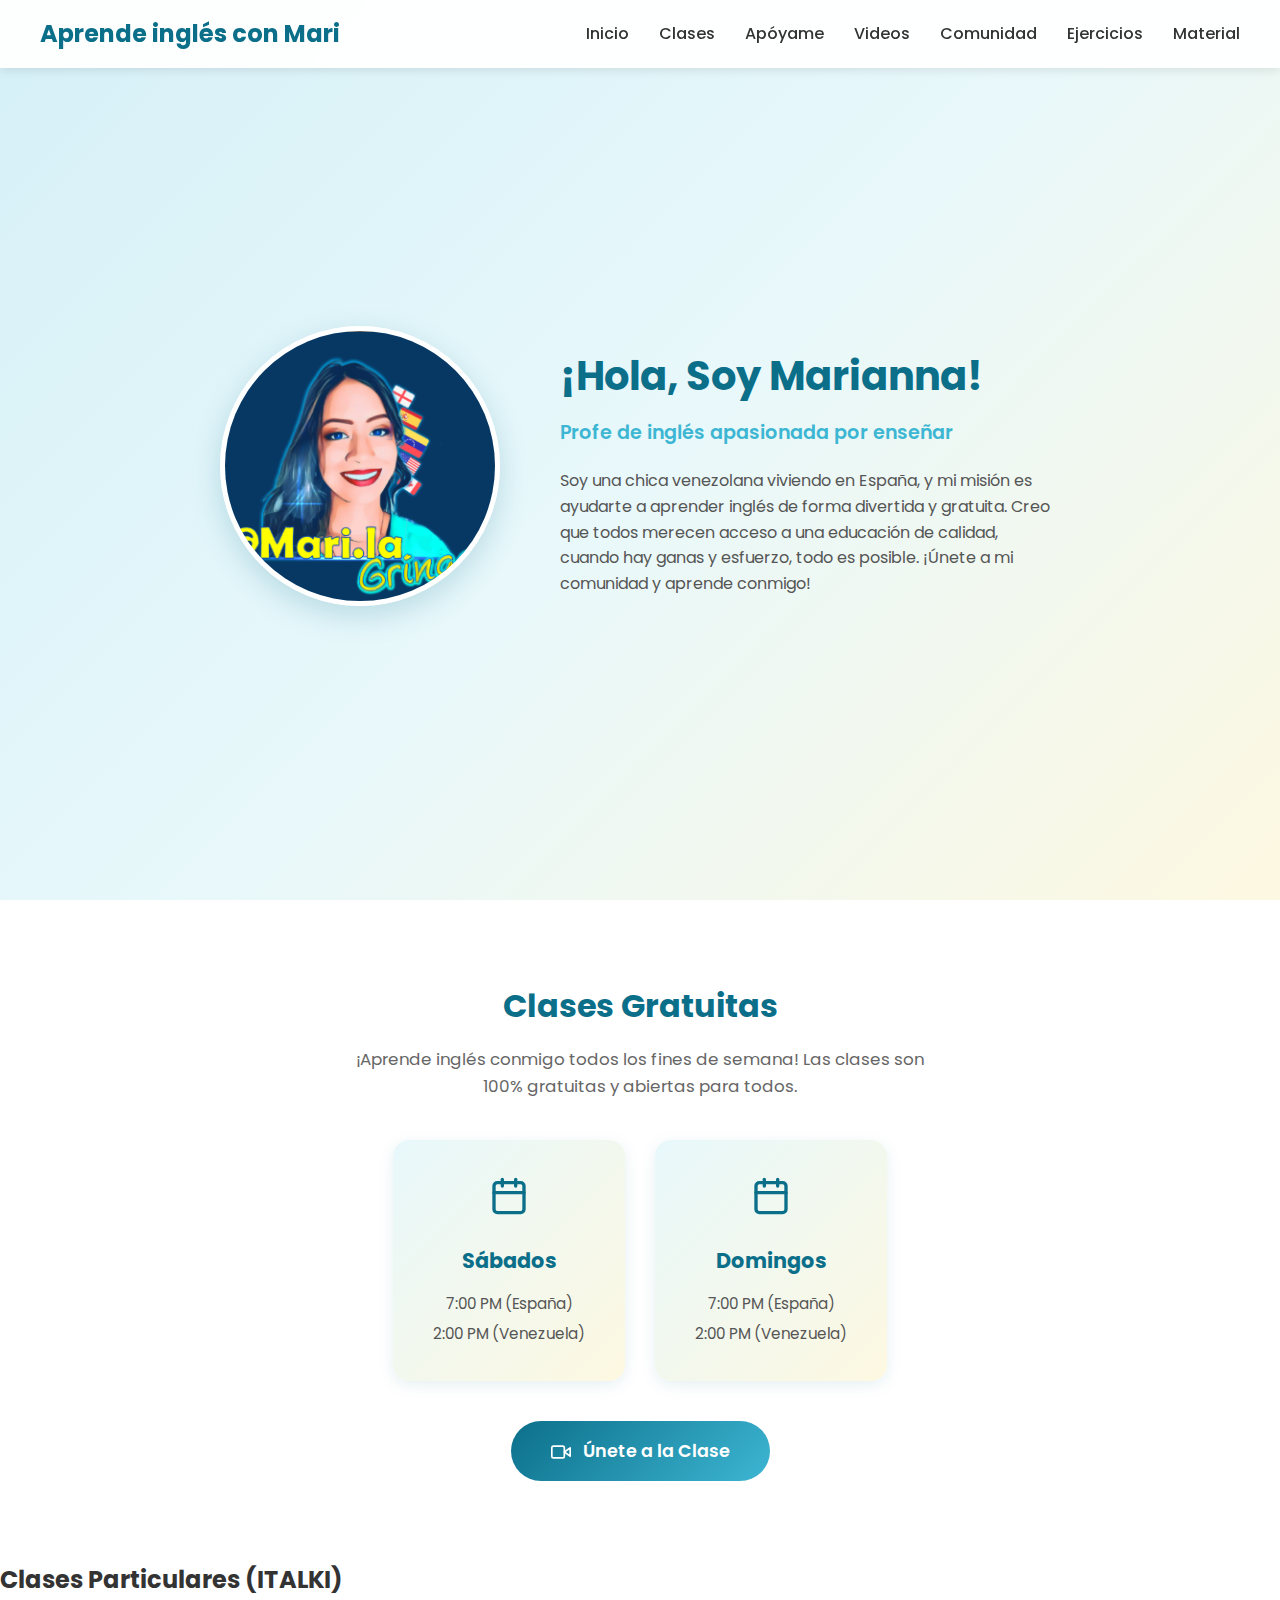
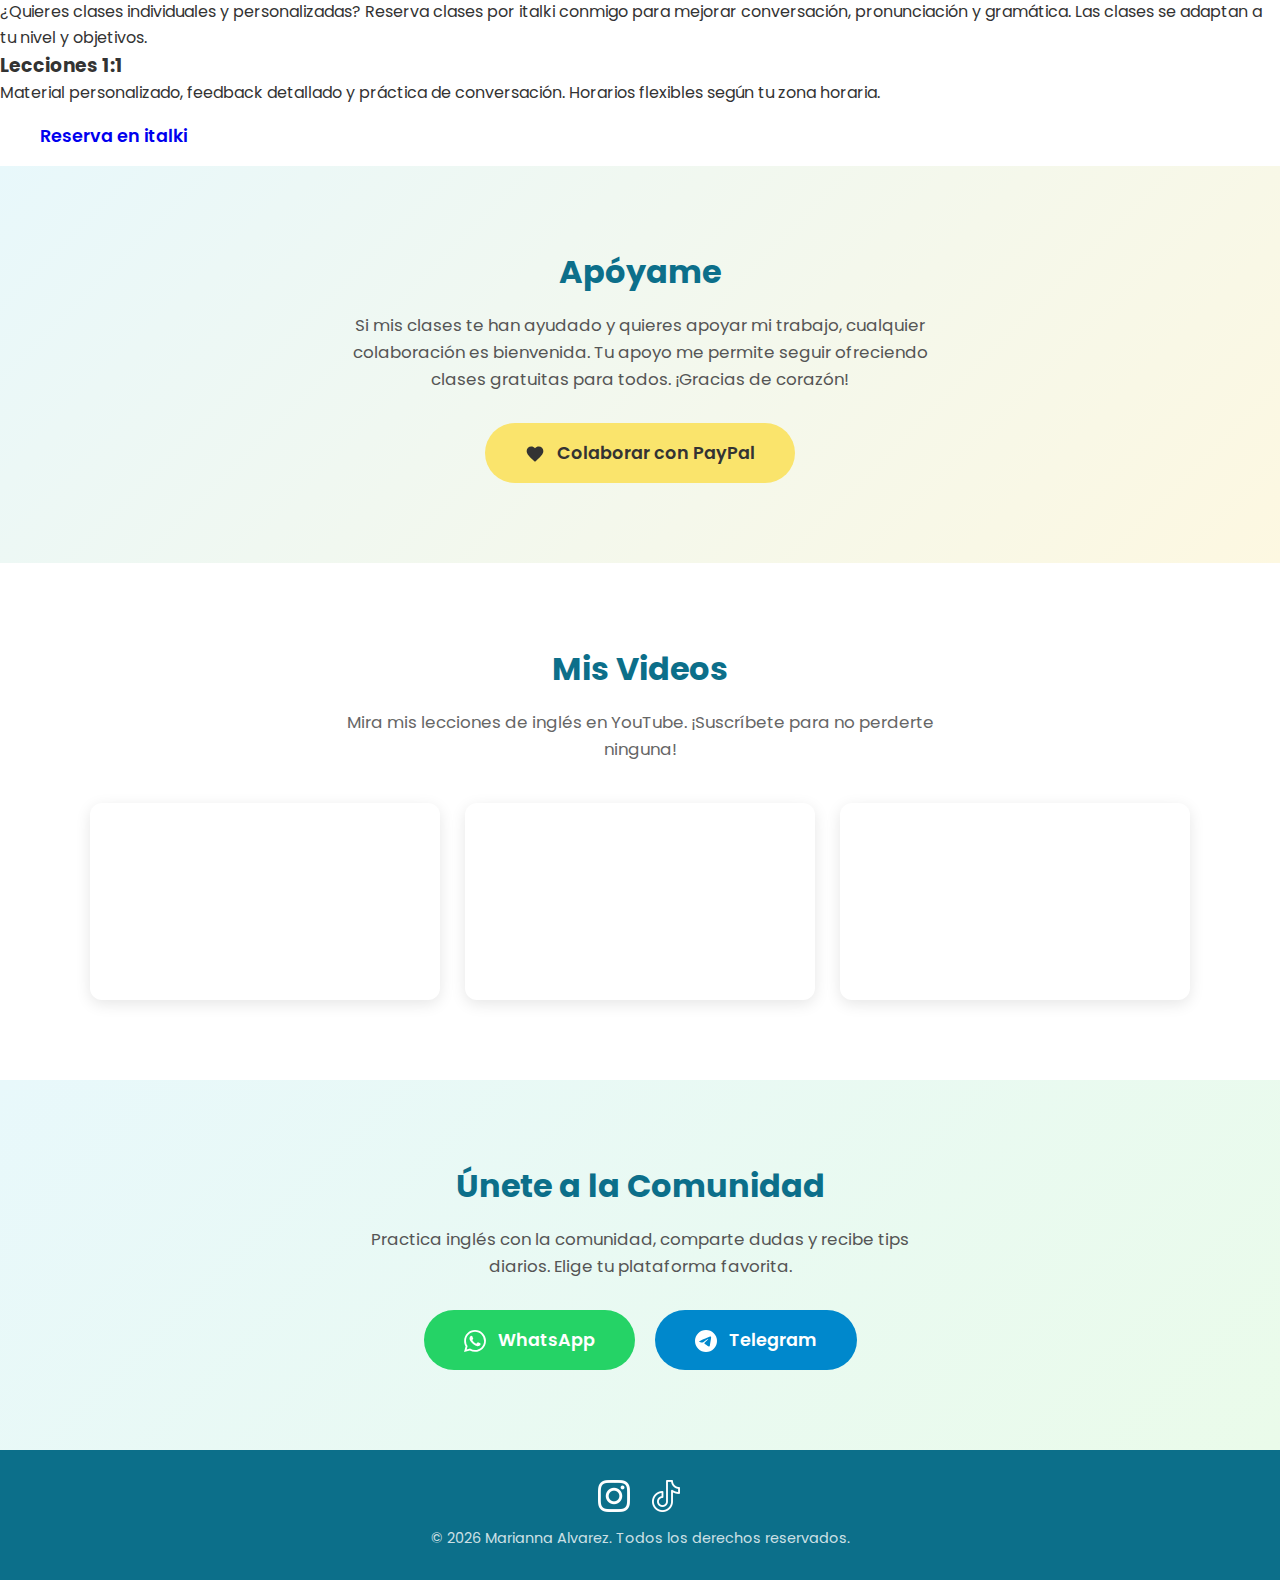
<file: index.html>
<!DOCTYPE html>
<html lang="es">
<head>
    <meta charset="UTF-8">
    <meta name="viewport" content="width=device-width, initial-scale=1.0">
    <meta name="description" content="Si quieres aprender inglés, esta es tu oportunidad! Clases gratuitas, ejercicios interactivos y material descargable con Mari La Gringa.">
    <meta name="keywords" content="aprender inglés, clases de inglés gratis, inglés para principiantes, Mari La Gringa">
    <meta name="author" content="Marianna Alvarez">

    <!-- Open Graph (WhatsApp, Facebook, etc.) -->
    <meta property="og:title" content="Aprende inglés con Mari">
    <meta property="og:description" content="Si quieres aprender inglés, esta es tu oportunidad! Clases gratuitas todos los fines de semana.">
    <meta property="og:image" content="https://aprendeconmari.xyz/sources/mari.lagringa.png">
    <meta property="og:url" content="https://aprendeconmari.xyz">
    <meta property="og:type" content="website">

    <!-- Twitter Card -->
    <meta name="twitter:card" content="summary_large_image">
    <meta name="twitter:title" content="Aprende inglés con Mari">
    <meta name="twitter:description" content="Si quieres aprender inglés, esta es tu oportunidad!">
    <meta name="twitter:image" content="https://aprendeconmari.xyz/sources/mari.lagringa.png">

    <!-- Favicon -->
    <link rel="icon" type="image/x-icon" href="favicon.ico">
    <link rel="apple-touch-icon" href="/apple-touch-icon.png">

    <title>Aprende inglés con Mari</title>
    <link rel="stylesheet" href="styles.css">
    <link rel="preconnect" href="https://fonts.googleapis.com">
    <link rel="preconnect" href="https://fonts.gstatic.com" crossorigin>
    <link href="https://fonts.googleapis.com/css2?family=Poppins:wght@300;400;600;700&display=swap" rel="stylesheet">
</head>
<body>

    <nav class="navbar">
        <div class="nav-logo">Aprende inglés con Mari
        </div>
        <ul class="nav-links">
            <li><a href="#inicio">Inicio</a></li>
            <li><a href="#clases">Clases</a></li>
            <li><a href="#apoyame">Apóyame</a></li>
            <li><a href="#videos">Videos</a></li>
            <li><a href="#comunidad">Comunidad</a></li>
            <li><a href="practica.html">Ejercicios</a></li>
            <li><a href="material.html">Material</a></li>
        </ul>
        <button class="nav-toggle" aria-label="Menú">&#9776;</button>
    </nav>

    <section id="inicio" class="hero">
        <div class="hero-content">
            <div class="hero-photo">
                <img src="sources/mari.lagringa.png" alt="Mari La Gringa">
            </div>
            <div class="hero-text">
                <h1>¡Hola, Soy Marianna!</h1>
                <p class="hero-subtitle">Profe de inglés apasionada por enseñar</p>
                <p class="hero-description">
                    Soy una chica venezolana viviendo en España, y mi misión es ayudarte a aprender inglés
                    de forma divertida y gratuita. Creo que todos merecen acceso a una educación de calidad, 
                    cuando hay ganas y esfuerzo, todo es posible.
                     ¡Únete a mi comunidad y aprende conmigo!
                </p>
            </div>
        </div>
    </section>

    <section id="clases" class="clases">
        <h2>Clases Gratuitas</h2>
        <p class="clases-intro">¡Aprende inglés conmigo todos los fines de semana! Las clases son 100% gratuitas y abiertas para todos.</p>
        <div class="clases-cards">
            <div class="clase-card">
                <div class="clase-icon">
                    <svg width="40" height="40" viewBox="0 0 24 24" fill="none" stroke="#0C6F8A" stroke-width="2" stroke-linecap="round" stroke-linejoin="round">
                        <rect x="3" y="4" width="18" height="18" rx="2" ry="2"></rect>
                        <line x1="16" y1="2" x2="16" y2="6"></line>
                        <line x1="8" y1="2" x2="8" y2="6"></line>
                        <line x1="3" y1="10" x2="21" y2="10"></line>
                    </svg>
                </div>
                <h3>Sábados</h3>
                <p class="clase-hora">7:00 PM (España)</p>
                <p class="clase-hora">2:00 PM (Venezuela)</p>
            </div>
            <div class="clase-card">
                <div class="clase-icon">
                    <svg width="40" height="40" viewBox="0 0 24 24" fill="none" stroke="#0C6F8A" stroke-width="2" stroke-linecap="round" stroke-linejoin="round">
                        <rect x="3" y="4" width="18" height="18" rx="2" ry="2"></rect>
                        <line x1="16" y1="2" x2="16" y2="6"></line>
                        <line x1="8" y1="2" x2="8" y2="6"></line>
                        <line x1="3" y1="10" x2="21" y2="10"></line>
                    </svg>
                </div>
                <h3>Domingos</h3>
                <p class="clase-hora">7:00 PM (España)</p>
                <p class="clase-hora">2:00 PM (Venezuela)</p>
            </div>
        </div>
        <a href="https://meet.google.com/xyabiqq-hxd" target="_blank" class="btn btn-clase">
            <svg width="20" height="20" viewBox="0 0 24 24" fill="none" stroke="currentColor" stroke-width="2" stroke-linecap="round" stroke-linejoin="round" style="vertical-align: middle; margin-right: 8px;">
                <polygon points="23 7 16 12 23 17 23 7"></polygon>
                <rect x="1" y="5" width="15" height="14" rx="2" ry="2"></rect>
            </svg>
            Únete a la Clase
        </a>
    </section>

    <section id="italki" class="italki-section">
        <h2>Clases Particulares (ITALKI)</h2>
        <p class="italki-intro">¿Quieres clases individuales y personalizadas? Reserva clases por italki conmigo para mejorar conversación, pronunciación y gramática. Las clases se adaptan a tu nivel y objetivos.</p>
        <div class="italki-grid">
            <div class="italki-card">
                <h3>Lecciones 1:1</h3>
                <p>Material personalizado, feedback detallado y práctica de conversación. Horarios flexibles según tu zona horaria.</p>
            </div>
            <div class="italki-actions">
                <a href="https://www.italki.com/es/teacher/5830636" target="_blank" class="btn btn-italki">Reserva en italki</a>
            </div>
        </div>

    </section>

    <section id="apoyame" class="apoyame">
        <h2>Apóyame</h2>
        <p class="apoyame-texto">
            Si mis clases te han ayudado y quieres apoyar mi trabajo, cualquier colaboración es
            bienvenida. Tu apoyo me permite seguir ofreciendo clases gratuitas para todos. ¡Gracias de corazón!
        </p>
        <a href="https://paypal.me/majoalfig" target="_blank" class="btn btn-paypal">
            <svg width="20" height="20" viewBox="0 0 24 24" fill="currentColor" style="vertical-align: middle; margin-right: 8px;">
                <path d="M12 21.35l-1.45-1.32C5.4 15.36 2 12.28 2 8.5 2 5.42 4.42 3 7.5 3c1.74 0 3.41.81 4.5 2.09C13.09 3.81 14.76 3 16.5 3 19.58 3 22 5.42 22 8.5c0 3.78-3.4 6.86-8.55 11.54L12 21.35z"/>
            </svg>
            Colaborar con PayPal
        </a>
    </section>

    <section id="videos" class="videos">
        <h2>Mis Videos</h2>
        <p class="videos-intro">Mira mis lecciones de inglés en YouTube. ¡Suscríbete para no perderte ninguna!</p>
        <div class="videos-grid">
            <div class="video-item">
                <iframe src="https://www.youtube.com/embed/uaUztCoIBNY" title="Video 1" allowfullscreen></iframe>
            </div>
            <div class="video-item">
                <iframe src="https://www.youtube.com/embed/fZ8wkB4Xrjs" title="Video 2" allowfullscreen></iframe>
            </div>
            <div class="video-item">
                <iframe src="https://www.youtube.com/embed/DHF95q2xvn4" title="Video 3" allowfullscreen></iframe>
            </div>
           
        </div>
    </section>

    <section id="comunidad" class="comunidad">
        <h2>Únete a la Comunidad</h2>
        <p class="comunidad-texto">Practica inglés con la comunidad, comparte dudas y recibe tips diarios. Elige tu plataforma favorita.</p>
        <div class="comunidad-buttons">
            <a href="https://chat.whatsapp.com/Grjg8UEiLe44GHs0LiFuNw?mode=gi_t" target="_blank" class="btn btn-whatsapp">
                <svg width="22" height="22" viewBox="0 0 24 24" fill="currentColor" style="vertical-align: middle; margin-right: 8px;">
                    <path d="M17.472 14.382c-.297-.149-1.758-.867-2.03-.967-.273-.099-.471-.148-.67.15-.197.297-.767.966-.94 1.164-.173.199-.347.223-.644.075-.297-.15-1.255-.463-2.39-1.475-.883-.788-1.48-1.761-1.653-2.059-.173-.297-.018-.458.13-.606.134-.133.298-.347.446-.52.149-.174.198-.298.298-.497.099-.198.05-.371-.025-.52-.075-.149-.669-1.612-.916-2.207-.242-.579-.487-.5-.669-.51-.173-.008-.371-.01-.57-.01-.198 0-.52.074-.792.372-.272.297-1.04 1.016-1.04 2.479 0 1.462 1.065 2.875 1.213 3.074.149.198 2.096 3.2 5.077 4.487.709.306 1.262.489 1.694.625.712.227 1.36.195 1.871.118.571-.085 1.758-.719 2.006-1.413.248-.694.248-1.289.173-1.413-.074-.124-.272-.198-.57-.347m-5.421 7.403h-.004a9.87 9.87 0 01-5.031-1.378l-.361-.214-3.741.982.998-3.648-.235-.374a9.86 9.86 0 01-1.51-5.26c.001-5.45 4.436-9.884 9.888-9.884 2.64 0 5.122 1.03 6.988 2.898a9.825 9.825 0 012.893 6.994c-.003 5.45-4.437 9.884-9.885 9.884m8.413-18.297A11.815 11.815 0 0012.05 0C5.495 0 .16 5.335.157 11.892c0 2.096.547 4.142 1.588 5.945L.057 24l6.305-1.654a11.882 11.882 0 005.683 1.448h.005c6.554 0 11.89-5.335 11.893-11.893a11.821 11.821 0 00-3.48-8.413z"/>
                </svg>
                WhatsApp
            </a>
            <a href="https://t.me/+H9A5gRnqSs0wYmVk" target="_blank" class="btn btn-telegram">
                <svg width="22" height="22" viewBox="0 0 24 24" fill="currentColor" style="vertical-align: middle; margin-right: 8px;">
                    <path d="M11.944 0A12 12 0 000 12a12 12 0 0012 12 12 12 0 0012-12A12 12 0 0012 0a12 12 0 00-.056 0zm4.962 7.224c.1-.002.321.023.465.14a.506.506 0 01.171.325c.016.093.036.306.02.472-.18 1.898-.962 6.502-1.36 8.627-.168.9-.499 1.201-.82 1.23-.696.065-1.225-.46-1.9-.902-1.056-.693-1.653-1.124-2.678-1.8-1.185-.78-.417-1.21.258-1.91.177-.184 3.247-2.977 3.307-3.23.007-.032.014-.15-.056-.212s-.174-.041-.249-.024c-.106.024-1.793 1.14-5.061 3.345-.479.33-.913.49-1.302.48-.428-.008-1.252-.241-1.865-.44-.752-.245-1.349-.374-1.297-.789.027-.216.325-.437.893-.663 3.498-1.524 5.83-2.529 6.998-3.014 3.332-1.386 4.025-1.627 4.476-1.635z"/>
                </svg>
                Telegram
            </a>
        </div>
    </section>

    <footer class="footer">
        <div class="social-links">
            <a href="https://instagram.com/mari.lagringa" target="_blank" aria-label="Instagram">
                <img src="sources/instagram.png" alt="Instagram" class="social-icon">
            </a>
            <a href="https://tiktok.com/@mari.lagringa" target="_blank" aria-label="TikTok">
                <img src="sources/tik-tok.png" alt="TikTok" class="social-icon">
            </a>
        </div>
        <p>&copy; 2026 Marianna Alvarez. Todos los derechos reservados.</p>
    </footer>

    <script src="script.js"></script>
</body>
</html>
</file>
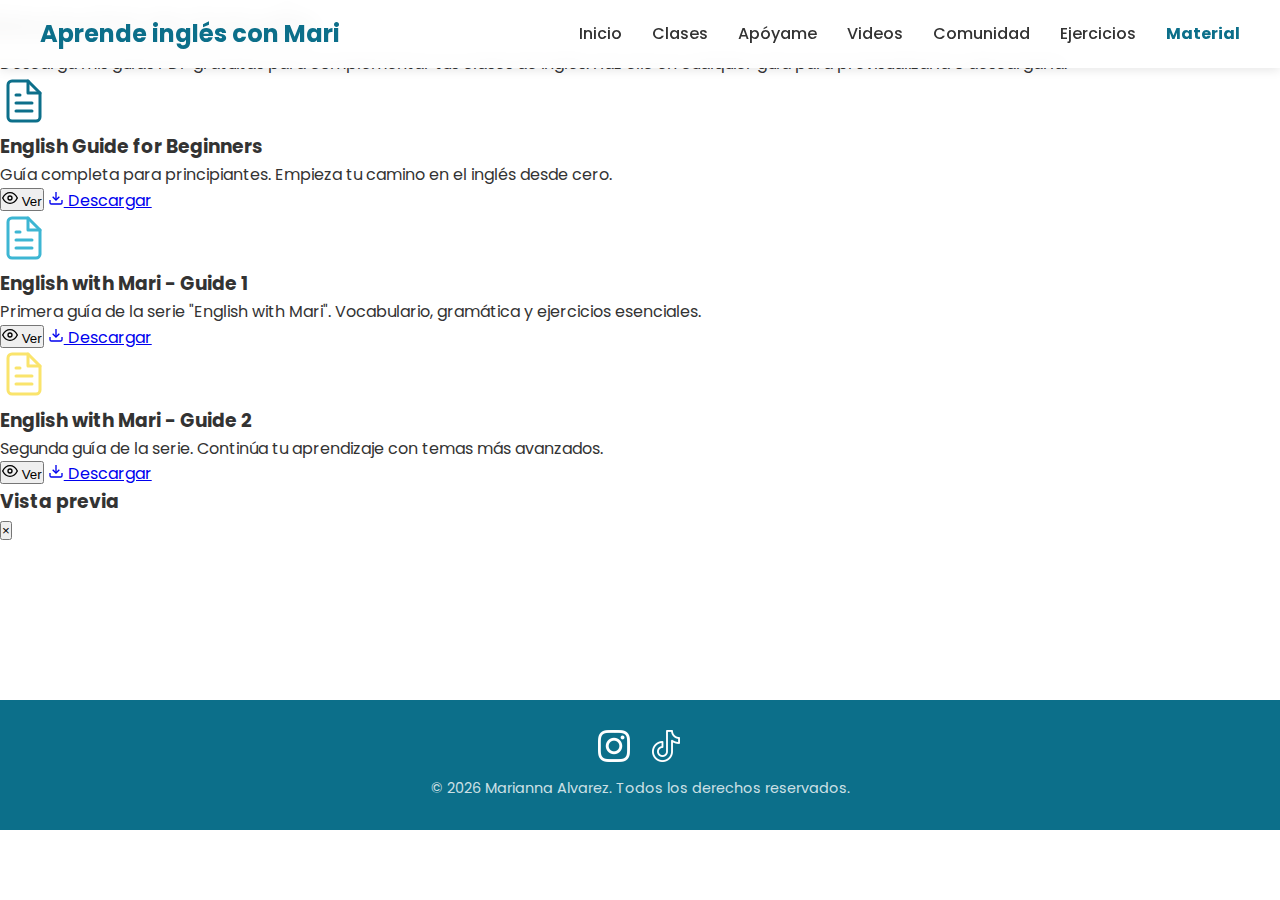
<file: material.html>
<!DOCTYPE html>
<html lang="es">
<head>
    <meta charset="UTF-8">
    <meta name="viewport" content="width=device-width, initial-scale=1.0">
    <meta name="description" content="Material descargable de inglés: guías PDF gratuitas para aprender inglés nivel A1.">
    <meta property="og:title" content="Material - Aprende inglés con Mari">
    <meta property="og:description" content="Si quieres aprender inglés, esta es tu oportunidad! Descarga guías PDF gratuitas.">
    <meta property="og:image" content="sources/mari.lagringa.png">
    <link rel="icon" type="image/x-icon" href="favicon.ico">
    <link rel="apple-touch-icon" href="apple-touch-icon.png">
    <title>Material - Aprende inglés con Mari</title>
    <link rel="stylesheet" href="styles.css">
    <link rel="preconnect" href="https://fonts.googleapis.com">
    <link rel="preconnect" href="https://fonts.gstatic.com" crossorigin>
    <link href="https://fonts.googleapis.com/css2?family=Poppins:wght@300;400;600;700&display=swap" rel="stylesheet">
</head>
<body>

    <nav class="navbar">
        <div class="nav-logo"><a href="index.html" style="text-decoration:none;color:inherit;">Aprende inglés con Mari</a></div>
        <ul class="nav-links">
            <li><a href="index.html">Inicio</a></li>
            <li><a href="index.html#clases">Clases</a></li>
            <li><a href="index.html#apoyame">Apóyame</a></li>
            <li><a href="index.html#videos">Videos</a></li>
            <li><a href="index.html#comunidad">Comunidad</a></li>
            <li><a href="practica.html">Ejercicios</a></li>
            <li><a href="material.html" class="active-link">Material</a></li>
        </ul>
        <button class="nav-toggle" aria-label="Menú">&#9776;</button>
    </nav>

    <section class="material-hero">
        <h1>Material de Estudio</h1>
        <p class="material-hero-desc">Descarga mis guías PDF gratuitas para complementar tus clases de inglés. Haz clic en cualquier guía para previsualizarla o descargarla.</p>
    </section>

    <section class="material-grid-section">
        <div class="material-grid" id="material-grid">

            <!-- Guía 1: English Guide for Beginners -->
            <div class="material-card">
                <div class="material-card-icon">
                    <svg width="48" height="48" viewBox="0 0 24 24" fill="none" stroke="#0C6F8A" stroke-width="1.5" stroke-linecap="round" stroke-linejoin="round">
                        <path d="M14 2H6a2 2 0 0 0-2 2v16a2 2 0 0 0 2 2h12a2 2 0 0 0 2-2V8z"></path>
                        <polyline points="14 2 14 8 20 8"></polyline>
                        <line x1="16" y1="13" x2="8" y2="13"></line>
                        <line x1="16" y1="17" x2="8" y2="17"></line>
                        <polyline points="10 9 9 9 8 9"></polyline>
                    </svg>
                </div>
                <h3>English Guide for Beginners</h3>
                <p class="material-card-desc">Guía completa para principiantes. Empieza tu camino en el inglés desde cero.</p>
                <div class="material-card-actions">
                    <button class="btn-preview" onclick="openPreview('sources/English Guide for beginners. Teacher Mari.pptx.pdf')">
                        <svg width="16" height="16" viewBox="0 0 24 24" fill="none" stroke="currentColor" stroke-width="2"><path d="M1 12s4-8 11-8 11 8 11 8-4 8-11 8-11-8-11-8z"></path><circle cx="12" cy="12" r="3"></circle></svg>
                        Ver
                    </button>
                    <a href="sources/English Guide for beginners. Teacher Mari.pptx.pdf" download class="btn-download">
                        <svg width="16" height="16" viewBox="0 0 24 24" fill="none" stroke="currentColor" stroke-width="2"><path d="M21 15v4a2 2 0 0 1-2 2H5a2 2 0 0 1-2-2v-4"></path><polyline points="7 10 12 15 17 10"></polyline><line x1="12" y1="15" x2="12" y2="3"></line></svg>
                        Descargar
                    </a>
                </div>
            </div>

            <!-- Guía 2: English with Mari Guide 1 -->
            <div class="material-card">
                <div class="material-card-icon">
                    <svg width="48" height="48" viewBox="0 0 24 24" fill="none" stroke="#3DB6D3" stroke-width="1.5" stroke-linecap="round" stroke-linejoin="round">
                        <path d="M14 2H6a2 2 0 0 0-2 2v16a2 2 0 0 0 2 2h12a2 2 0 0 0 2-2V8z"></path>
                        <polyline points="14 2 14 8 20 8"></polyline>
                        <line x1="16" y1="13" x2="8" y2="13"></line>
                        <line x1="16" y1="17" x2="8" y2="17"></line>
                        <polyline points="10 9 9 9 8 9"></polyline>
                    </svg>
                </div>
                <h3>English with Mari - Guide 1</h3>
                <p class="material-card-desc">Primera guía de la serie "English with Mari". Vocabulario, gramática y ejercicios esenciales.</p>
                <div class="material-card-actions">
                    <button class="btn-preview" onclick="openPreview('sources/L. English with Mari Guide-1.pdf')">
                        <svg width="16" height="16" viewBox="0 0 24 24" fill="none" stroke="currentColor" stroke-width="2"><path d="M1 12s4-8 11-8 11 8 11 8-4 8-11 8-11-8-11-8z"></path><circle cx="12" cy="12" r="3"></circle></svg>
                        Ver
                    </button>
                    <a href="sources/L. English with Mari Guide-1.pdf" download class="btn-download">
                        <svg width="16" height="16" viewBox="0 0 24 24" fill="none" stroke="currentColor" stroke-width="2"><path d="M21 15v4a2 2 0 0 1-2 2H5a2 2 0 0 1-2-2v-4"></path><polyline points="7 10 12 15 17 10"></polyline><line x1="12" y1="15" x2="12" y2="3"></line></svg>
                        Descargar
                    </a>
                </div>
            </div>

            <!-- Guía 3: English with Mari Guide 2 -->
            <div class="material-card">
                <div class="material-card-icon">
                    <svg width="48" height="48" viewBox="0 0 24 24" fill="none" stroke="#FAE46C" stroke-width="1.5" stroke-linecap="round" stroke-linejoin="round">
                        <path d="M14 2H6a2 2 0 0 0-2 2v16a2 2 0 0 0 2 2h12a2 2 0 0 0 2-2V8z"></path>
                        <polyline points="14 2 14 8 20 8"></polyline>
                        <line x1="16" y1="13" x2="8" y2="13"></line>
                        <line x1="16" y1="17" x2="8" y2="17"></line>
                        <polyline points="10 9 9 9 8 9"></polyline>
                    </svg>
                </div>
                <h3>English with Mari - Guide 2</h3>
                <p class="material-card-desc">Segunda guía de la serie. Continúa tu aprendizaje con temas más avanzados.</p>
                <div class="material-card-actions">
                    <button class="btn-preview" onclick="openPreview('sources/L.English with Mari Guide-2.pdf')">
                        <svg width="16" height="16" viewBox="0 0 24 24" fill="none" stroke="currentColor" stroke-width="2"><path d="M1 12s4-8 11-8 11 8 11 8-4 8-11 8-11-8-11-8z"></path><circle cx="12" cy="12" r="3"></circle></svg>
                        Ver
                    </button>
                    <a href="sources/L.English with Mari Guide-2.pdf" download class="btn-download">
                        <svg width="16" height="16" viewBox="0 0 24 24" fill="none" stroke="currentColor" stroke-width="2"><path d="M21 15v4a2 2 0 0 1-2 2H5a2 2 0 0 1-2-2v-4"></path><polyline points="7 10 12 15 17 10"></polyline><line x1="12" y1="15" x2="12" y2="3"></line></svg>
                        Descargar
                    </a>
                </div>
            </div>

        </div>
    </section>

    <!-- Modal de vista previa PDF -->
    <div class="pdf-modal" id="pdf-modal">
        <div class="pdf-modal-content">
            <div class="pdf-modal-header">
                <h3 id="pdf-modal-title">Vista previa</h3>
                <button class="pdf-modal-close" id="pdf-modal-close">&times;</button>
            </div>
            <div class="pdf-modal-body">
                <iframe id="pdf-viewer" src="" frameborder="0"></iframe>
            </div>
        </div>
    </div>

    <footer class="footer">
        <div class="social-links">
            <a href="https://instagram.com/mari.lagringa" target="_blank" aria-label="Instagram">
                <img src="sources/instagram.png" alt="Instagram" class="social-icon">
            </a>
            <a href="https://tiktok.com/@mari.lagringa" target="_blank" aria-label="TikTok">
                <img src="sources/tik-tok.png" alt="TikTok" class="social-icon">
            </a>
        </div>
        <p>&copy; 2026 Marianna Alvarez. Todos los derechos reservados.</p>
    </footer>

    <script src="script.js"></script>
    <script src="material.js"></script>
</body>
</html>
</file>
<file: styles.css>
* {
    margin: 0;
    padding: 0;
    box-sizing: border-box;
}

body {
    font-family: 'Poppins', sans-serif;
    color: #333;
    line-height: 1.6;
}

/* Navbar */
.navbar {
    position: fixed;
    top: 0;
    width: 100%;
    display: flex;
    justify-content: space-between;
    align-items: center;
    padding: 15px 40px;
    background: rgba(255, 255, 255, 0.95);
    backdrop-filter: blur(10px);
    box-shadow: 0 2px 10px rgba(0, 0, 0, 0.1);
    z-index: 1000;
}

.nav-logo {
    font-size: 1.5rem;
    font-weight: 700;
    color: #0C6F8A;
}

.nav-links {
    display: flex;
    list-style: none;
    gap: 30px;
}

.nav-links a {
    text-decoration: none;
    color: #333;
    font-weight: 500;
    transition: color 0.3s;
}

.nav-links a:hover {
    color: #3DB6D3;
}

.nav-toggle {
    display: none;
    background: none;
    border: none;
    font-size: 1.5rem;
    cursor: pointer;
    color: #333;
}

/* Hero */
.hero {
    min-height: 100vh;
    display: flex;
    align-items: center;
    justify-content: center;
    padding: 100px 40px 60px;
    background: linear-gradient(135deg, #d5f0f7 0%, #e8f8fb 50%, #fdf8e1 100%);
}

.hero-content {
    max-width: 1000px;
    display: flex;
    align-items: center;
    gap: 60px;
}

.hero-photo img {
    width: 280px;
    height: 280px;
    border-radius: 50%;
    object-fit: cover;
    border: 5px solid #fff;
    box-shadow: 0 10px 30px rgba(12, 111, 138, 0.2);
}

.hero-text h1 {
    font-size: 2.5rem;
    color: #0C6F8A;
    margin-bottom: 10px;
}

.hero-subtitle {
    font-size: 1.2rem;
    color: #3DB6D3;
    font-weight: 600;
    margin-bottom: 20px;
}

.hero-description {
    font-size: 1rem;
    color: #555;
    max-width: 500px;
}

/* Sección Clases */
.clases {
    padding: 80px 40px;
    text-align: center;
    background: #fff;
}

.clases h2 {
    font-size: 2rem;
    color: #0C6F8A;
    margin-bottom: 15px;
}

.clases-intro {
    color: #666;
    max-width: 600px;
    margin: 0 auto 40px;
    font-size: 1.05rem;
}

.clases-cards {
    display: flex;
    justify-content: center;
    gap: 30px;
    margin-bottom: 40px;
    flex-wrap: wrap;
}

.clase-card {
    background: linear-gradient(135deg, #e8f8fb, #fdf8e1);
    border-radius: 16px;
    padding: 30px 40px;
    min-width: 220px;
    box-shadow: 0 4px 15px rgba(12, 111, 138, 0.1);
}

.clase-icon {
    font-size: 2.5rem;
    margin-bottom: 10px;
}

.clase-card h3 {
    font-size: 1.3rem;
    color: #0C6F8A;
    margin-bottom: 15px;
}

.clase-hora {
    font-size: 0.95rem;
    color: #555;
    margin-bottom: 5px;
}

/* Botones */
.btn {
    display: inline-block;
    padding: 16px 40px;
    border-radius: 50px;
    text-decoration: none;
    font-size: 1.1rem;
    font-weight: 600;
    transition: transform 0.3s, box-shadow 0.3s;
}

.btn:hover {
    transform: translateY(-3px);
    box-shadow: 0 8px 25px rgba(0, 0, 0, 0.15);
}

.btn-clase {
    background: linear-gradient(135deg, #0C6F8A, #3DB6D3);
    color: #fff;
}

.btn-paypal {
    background: #FAE46C;
    color: #333;
}

.btn-whatsapp {
    background: #25D366;
    color: #fff;
}

/* Sección Apóyame */
.apoyame {
    padding: 80px 40px;
    text-align: center;
    background: linear-gradient(135deg, #e8f8fb 0%, #fdf8e1 100%);
}

.apoyame h2 {
    font-size: 2rem;
    color: #0C6F8A;
    margin-bottom: 15px;
}

.apoyame-texto {
    color: #555;
    max-width: 600px;
    margin: 0 auto 30px;
    font-size: 1.05rem;
}

/* Sección Videos */
.videos {
    padding: 80px 40px;
    text-align: center;
    background: #fff;
}

.videos h2 {
    font-size: 2rem;
    color: #0C6F8A;
    margin-bottom: 15px;
}

.videos-intro {
    color: #666;
    max-width: 600px;
    margin: 0 auto 40px;
    font-size: 1.05rem;
}

.videos-grid {
    display: grid;
    grid-template-columns: repeat(3, 1fr);
    gap: 25px;
    max-width: 1100px;
    margin: 0 auto;
}

.video-item {
    border-radius: 12px;
    overflow: hidden;
    box-shadow: 0 4px 15px rgba(0, 0, 0, 0.1);
    aspect-ratio: 16 / 9;
}

.video-item iframe {
    width: 100%;
    height: 100%;
    border: none;
}

/* Sección Comunidad (WhatsApp + Telegram) */
.comunidad {
    padding: 80px 40px;
    text-align: center;
    background: linear-gradient(135deg, #e8f8fb 0%, #eafbea 100%);
}

.comunidad h2 {
    font-size: 2rem;
    color: #0C6F8A;
    margin-bottom: 15px;
}

.comunidad-texto {
    color: #555;
    max-width: 600px;
    margin: 0 auto 30px;
    font-size: 1.05rem;
}

.comunidad-buttons {
    display: flex;
    justify-content: center;
    gap: 20px;
    flex-wrap: wrap;
}

.btn-telegram {
    background: #0088cc;
    color: #fff;
}

/* Footer */
.footer {
    padding: 30px 40px;
    text-align: center;
    background: #0C6F8A;
    color: rgba(255, 255, 255, 0.8);
    font-size: 0.9rem;
}

.social-links {
    display: flex;
    justify-content: center;
    gap: 20px;
    margin-bottom: 15px;
}

.social-links a {
    color: #fff;
    transition: color 0.3s, transform 0.3s;
    display: flex;
    align-items: center;
}

.social-links a:hover {
    color: #FAE46C;
    transform: scale(1.15);
}

.social-icon {
    width: 32px;
    height: 32px;
    object-fit: contain;
    filter: brightness(0) invert(1);
    transition: filter 0.3s;
}

.social-links a:hover .social-icon {
    filter: brightness(0) invert(1) sepia(1) saturate(5) hue-rotate(10deg);
}

/* Página Practica - Hero */
.practica-hero {
    padding: 120px 40px 50px;
    text-align: center;
    background: linear-gradient(135deg, #d5f0f7 0%, #fdf8e1 100%);
}

.practica-hero h1 {
    font-size: 2.5rem;
    color: #0C6F8A;
    margin-bottom: 10px;
}

.practica-hero-desc {
    color: #555;
    font-size: 1.1rem;
    max-width: 600px;
    margin: 0 auto 25px;
}

.btn-start {
    background: linear-gradient(135deg, #0C6F8A, #3DB6D3);
    color: #fff;
}

.active-link {
    color: #0C6F8A !important;
    font-weight: 700 !important;
}

/* Practica Layout */
.practica-layout {
    display: flex;
    min-height: calc(100vh - 200px);
}

/* Sidebar */
.sidebar {
    width: 260px;
    flex-shrink: 0;
    position: sticky;
    top: 70px;
    height: calc(100vh - 70px);
    background: #f5f5f5;
    border-right: 2px solid #e0e0e0;
    z-index: 100;
}

.sidebar-toggle {
    display: none;
    width: 100%;
    padding: 15px 20px;
    background: #0C6F8A;
    color: #fff;
    border: none;
    cursor: pointer;
    font-family: 'Poppins', sans-serif;
    font-size: 1rem;
    font-weight: 600;
    align-items: center;
    gap: 10px;
}

.sidebar-nav {
    padding: 25px 20px;
    overflow-y: auto;
    height: 100%;
}

.sidebar-nav h3 {
    font-size: 0.85rem;
    text-transform: uppercase;
    letter-spacing: 1px;
    color: #3DB6D3;
    margin-bottom: 15px;
    padding-bottom: 8px;
    border-bottom: 2px solid #FAE46C;
}

.sidebar-nav ul {
    list-style: none;
}

.sidebar-nav li {
    margin-bottom: 5px;
}

.sidebar-link {
    display: block;
    padding: 10px 15px;
    color: #555;
    text-decoration: none;
    border-radius: 8px;
    font-size: 0.95rem;
    transition: background 0.3s, color 0.3s;
}

.sidebar-link:hover {
    background: #e8f8fb;
    color: #0C6F8A;
}

.sidebar-link.active {
    background: #0C6F8A;
    color: #fff;
    font-weight: 600;
}

/* Practica Content */
.practica-content {
    flex: 1;
    padding: 40px;
    max-width: 850px;
}

/* Topic sections */
.quiz-topic {
    margin-bottom: 60px;
    scroll-margin-top: 90px;
}

.topic-header {
    display: flex;
    align-items: center;
    gap: 12px;
    margin-bottom: 10px;
}

.topic-header h2 {
    font-size: 1.8rem;
    color: #0C6F8A;
}

.topic-badge {
    background: #FAE46C;
    color: #333;
    padding: 3px 12px;
    border-radius: 20px;
    font-size: 0.8rem;
    font-weight: 700;
}

.topic-desc {
    color: #666;
    font-size: 0.95rem;
    margin-bottom: 25px;
    padding-bottom: 15px;
    border-bottom: 2px solid #eee;
}

/* Topic visual aids */
.topic-image-box {
    margin-bottom: 25px;
    border-radius: 12px;
    overflow: hidden;
    background: #f0fafb;
    border: 2px solid #e0eff3;
    padding: 20px;
}

.grammar-table {
    width: 100%;
    border-collapse: collapse;
    font-size: 0.95rem;
}

.grammar-table th {
    background: #0C6F8A;
    color: #fff;
    padding: 10px 15px;
    text-align: left;
    font-weight: 600;
}

.grammar-table td {
    padding: 10px 15px;
    border-bottom: 1px solid #dceef3;
}

.grammar-table tr:last-child td {
    border-bottom: none;
}

.grammar-table tr:nth-child(even) td {
    background: #e8f8fb;
}

/* Image placeholder for didactic images */
.image-placeholder {
    text-align: center;
}

.image-placeholder img {
    max-width: 100%;
    border-radius: 8px;
}

.placeholder-text {
    padding: 15px;
    font-size: 1rem;
    line-height: 2;
    color: #0C6F8A;
}

/* Vocabulary cards */
.vocab-grid {
    display: grid;
    grid-template-columns: repeat(2, 1fr);
    gap: 10px;
}

.vocab-card {
    background: #fff;
    border: 2px solid #e0eff3;
    border-radius: 10px;
    padding: 12px 16px;
    display: flex;
    flex-direction: column;
    gap: 4px;
}

.vocab-en {
    font-weight: 700;
    color: #0C6F8A;
    font-size: 0.95rem;
}

.vocab-es {
    color: #777;
    font-size: 0.85rem;
}

/* Dialogue box */
.dialogue-box {
    background: #fff;
    border-radius: 10px;
    padding: 20px;
    border-left: 4px solid #3DB6D3;
}

.dialogue-title {
    font-weight: 700;
    color: #0C6F8A;
    margin-bottom: 12px;
    font-size: 0.95rem;
}

.dialogue-box p {
    margin-bottom: 6px;
    font-size: 0.93rem;
    line-height: 1.7;
}

.dialogue-box strong {
    color: #0C6F8A;
}

/* Quiz questions */
.quiz-question {
    background: #f9f9f9;
    border-radius: 12px;
    padding: 25px;
    margin-bottom: 20px;
    box-shadow: 0 2px 8px rgba(0, 0, 0, 0.06);
}

.quiz-question p {
    font-size: 1.05rem;
    font-weight: 600;
    color: #333;
    margin-bottom: 15px;
}

.quiz-options {
    display: grid;
    grid-template-columns: 1fr 1fr;
    gap: 10px;
}

.quiz-option {
    padding: 12px 18px;
    border: 2px solid #ddd;
    border-radius: 8px;
    background: #fff;
    cursor: pointer;
    font-size: 0.95rem;
    font-family: 'Poppins', sans-serif;
    transition: border-color 0.3s, background 0.3s;
    text-align: left;
}

.quiz-option:hover {
    border-color: #3DB6D3;
    background: #f0fafb;
}

.quiz-option.correct {
    border-color: #25D366;
    background: #e6f9ee;
    color: #1a7a3a;
    font-weight: 600;
}

.quiz-option.incorrect {
    border-color: #FF0000;
    background: #ffe6e6;
    color: #cc0000;
}

.quiz-option.disabled {
    pointer-events: none;
    opacity: 0.7;
}

/* Quiz result */
.quiz-result {
    text-align: center;
    padding: 40px;
    background: linear-gradient(135deg, #e8f8fb, #fdf8e1);
    border-radius: 16px;
    margin-top: 30px;
}

.quiz-result h2 {
    color: #0C6F8A;
    margin-bottom: 10px;
}

.quiz-result .score {
    font-size: 3rem;
    font-weight: 700;
    color: #3DB6D3;
}

.quiz-result p {
    color: #555;
    margin-top: 10px;
}

.btn-restart {
    margin-top: 20px;
    padding: 12px 30px;
    background: linear-gradient(135deg, #0C6F8A, #3DB6D3);
    color: #fff;
    border: none;
    border-radius: 50px;
    font-size: 1rem;
    font-weight: 600;
    font-family: 'Poppins', sans-serif;
    cursor: pointer;
    transition: transform 0.3s, box-shadow 0.3s;
}

.btn-restart:hover {
    transform: translateY(-3px);
    box-shadow: 0 8px 25px rgba(0, 0, 0, 0.15);
}

/* Responsive */
@media (max-width: 768px) {
    .nav-links {
        display: none;
        flex-direction: column;
        position: absolute;
        top: 65px;
        left: 0;
        width: 100%;
        background: rgba(255, 255, 255, 0.98);
        padding: 20px 40px;
        gap: 15px;
        box-shadow: 0 5px 10px rgba(0, 0, 0, 0.1);
    }

    .nav-links.active {
        display: flex;
    }

    .nav-toggle {
        display: block;
    }

    .hero-content {
        flex-direction: column;
        text-align: center;
    }

    .hero-text h1 {
        font-size: 1.8rem;
    }

    .hero-photo img {
        width: 200px;
        height: 200px;
    }

    .hero-description {
        margin: 0 auto;
    }

    .videos-grid {
        grid-template-columns: 1fr;
    }

    .quiz-options {
        grid-template-columns: 1fr;
    }

    .practica-hero h1 {
        font-size: 1.8rem;
    }

    /* Sidebar responsive */
    .practica-layout {
        flex-direction: column;
    }

    .sidebar {
        width: 100%;
        position: relative;
        top: 0;
        height: auto;
        border-right: none;
        border-bottom: 2px solid #e0e0e0;
    }

    .sidebar-toggle {
        display: flex;
    }

    .sidebar-nav {
        display: none;
        padding: 15px 20px;
        height: auto;
    }

    .sidebar-nav.open {
        display: block;
    }

    .practica-content {
        padding: 25px 20px;
    }

    .vocab-grid {
        grid-template-columns: 1fr;
    }

    .grammar-table {
        font-size: 0.85rem;
    }

    .grammar-table th,
    .grammar-table td {
        padding: 8px 10px;
    }
}
</file>
